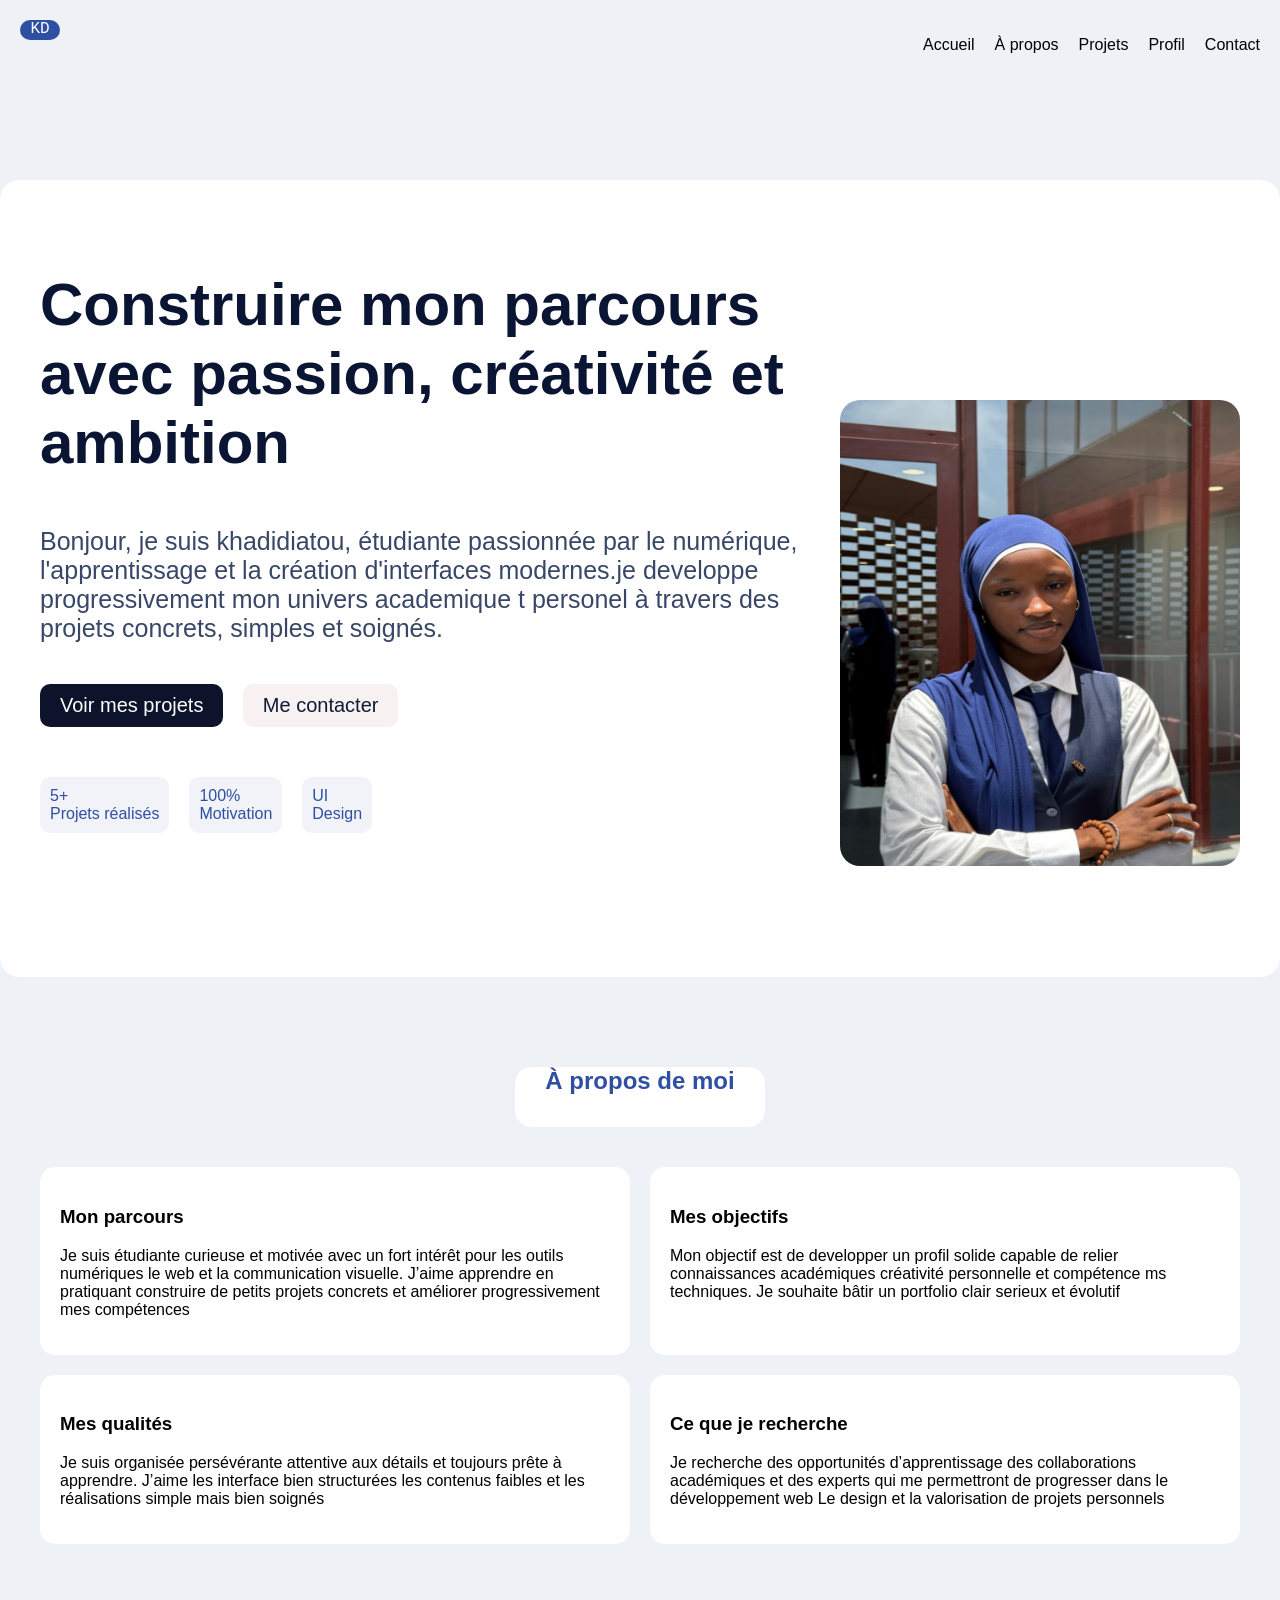
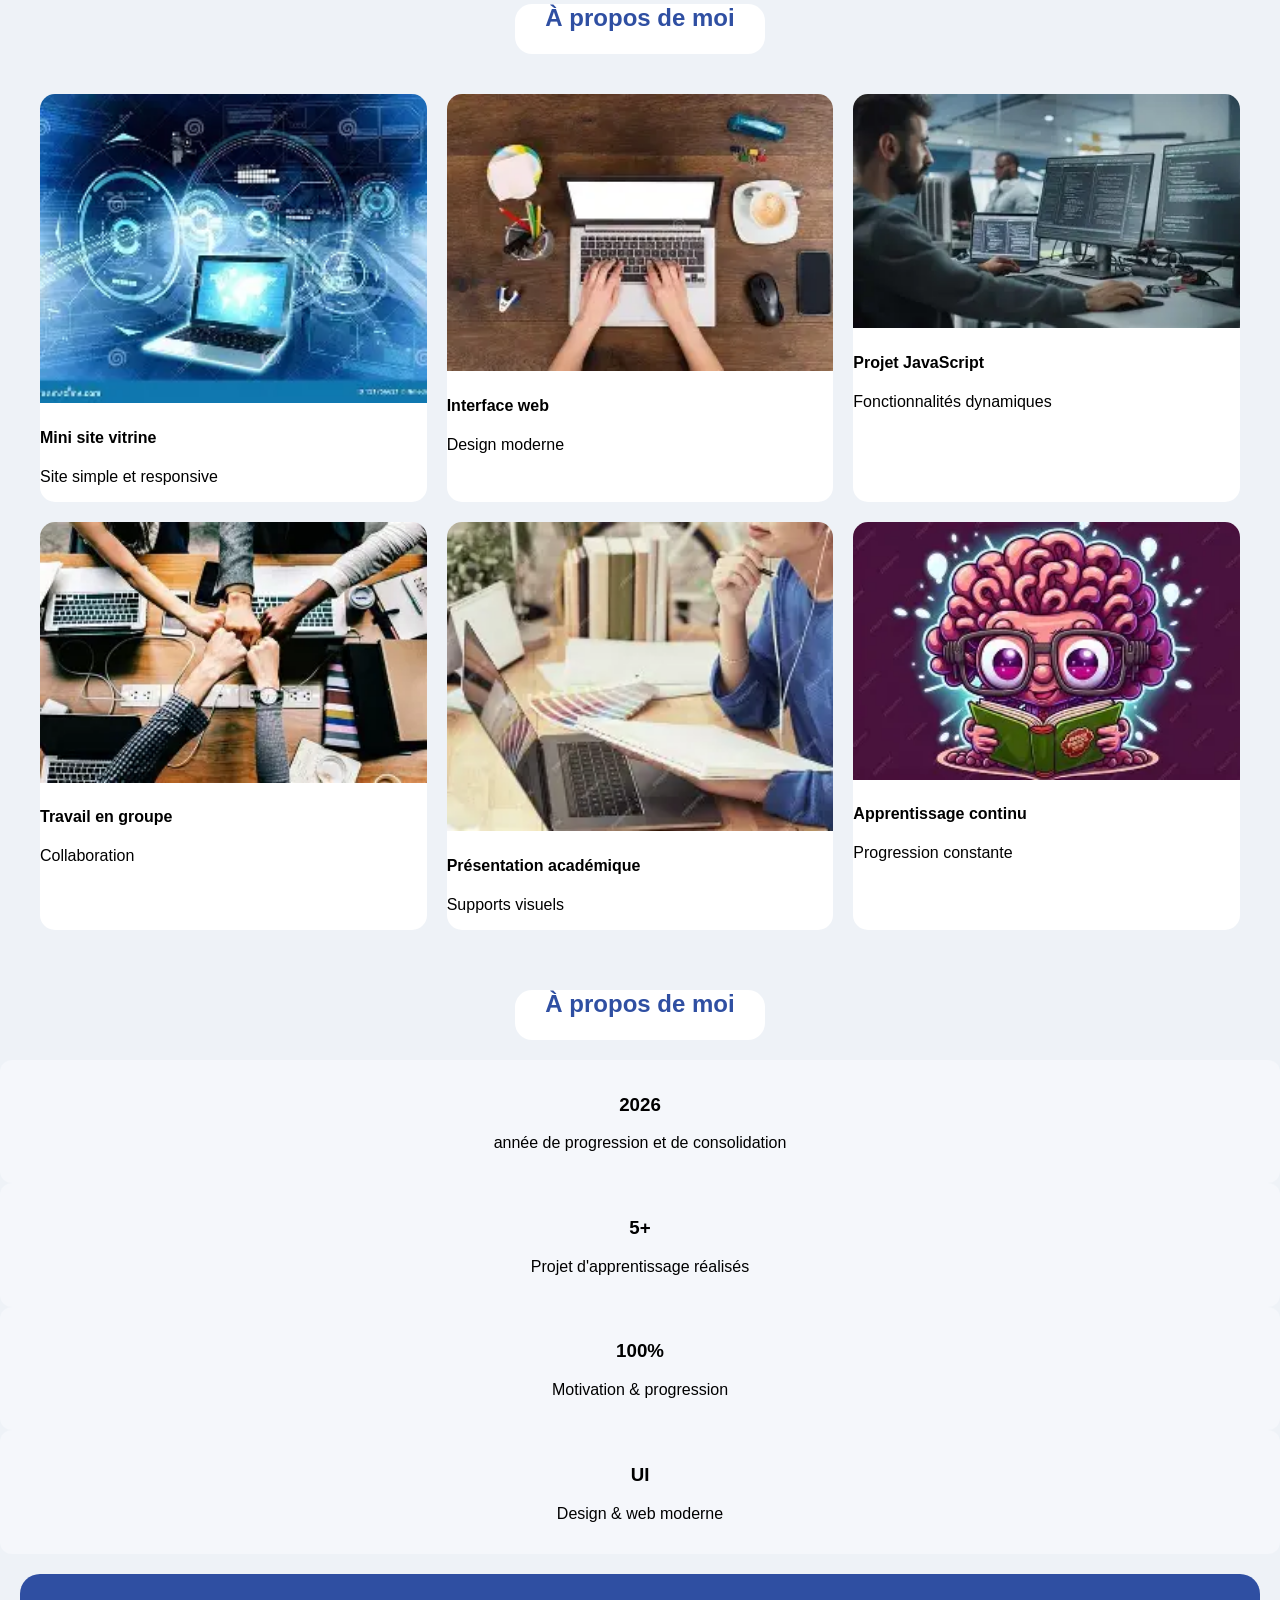
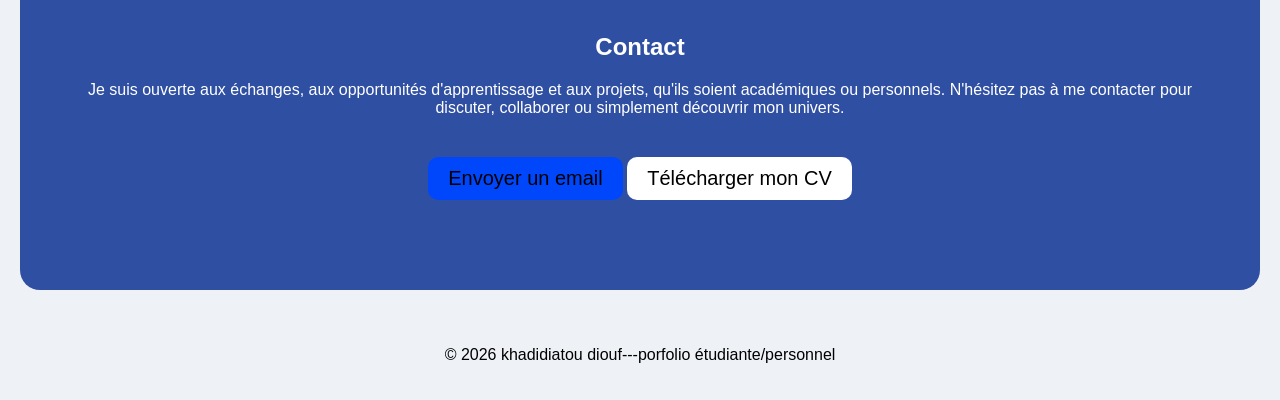
<file: index.html>
<!DOCTYPE html>
<html lang="fr">
<head>
    <meta charset="UTF-8">
    <title>Portfolio</title>
    <link rel="stylesheet" href="projet.css">
</head>
<body>

<!-- entete -->
<nav>
    <div class="logo">KD</div>
    <ul>
        <li>Accueil</li>
        <li>À propos</li>
        <li>Projets</li>
        <li>Profil</li>
        <li>Contact</li>
    </ul>
</nav>

<!-- ma photo  -->
<section class="hero">
    
    <div class="hero-text">
       <div class="H"> <h1>Construire mon parcours avec passion, créativité et ambition</h1></div>
       <DIV class="P"> <p>Bonjour, je suis khadidiatou, étudiante passionnée par le numérique, l'apprentissage et la création d'interfaces modernes.je developpe progressivement mon univers academique t personel à travers des projets concrets, simples et soignés.</p></DIV>

        <div class="buttons">
            <button class="btn-primary">Voir mes projets</button>
            <button class="btn-secondary">Me contacter</button>
        </div>

        <div class="stats">
            <div>5+<span><BR>Projets réalisés</BR></span></div>
            <div>100%<span><BR>Motivation</BR></span></div>
            <div>UI<span><BR>Design</BR></span></div>
        </div>
    </div>

    <div class="hero-img">
        <img src="WhatsApp Image 2026-04-21 at 22.51.48.jpeg" alt="photo">
      
    </div>
    
</section>

<!-- A PROPOS -->
 <div class="propos">
     <h2>À propos de moi</h2>
    </div>
 
<section class="apropos">
   

    <div class="grid">
        <div class="card">
            <h3>Mon parcours</h3>
            <p>Je suis étudiante curieuse et motivée avec un fort intérêt pour les outils numériques le web et la communication visuelle. J’aime apprendre en pratiquant construire de petits projets concrets et améliorer progressivement mes compétences</p>
        </div>

        <div class="card">
            <h3>Mes objectifs</h3>
            <p>Mon objectif est de developper un profil solide capable de relier connaissances académiques créativité personnelle et compétence ms techniques. Je souhaite bâtir un portfolio clair serieux et évolutif</p>
        </div>

        <div class="card">
            <h3>Mes qualités</h3>
            <p>Je suis organisée persévérante attentive aux détails et toujours prête à apprendre. J’aime les interface bien structurées les contenus faibles et les réalisations simple mais bien soignés</p>
        </div>

        <div class="card">
            <h3>Ce que je recherche</h3>
            <p>Je recherche des opportunités d’apprentissage des collaborations académiques et des experts qui me permettront de progresser dans le développement web Le design et la valorisation de projets personnels</p>
        </div>
    </div>
</section>


<!-- PROJETS -->
 <div class="msprojet">
     <h2>À propos de moi</h2>
    </div>
<section class="projets">
    

    <div class="grid-projets">
        <div class="projet">
            <img src="OIP (1).webp">
            <h4>Mini site vitrine</h4>
            <p>Site simple et responsive</p>
        </div>

        <div class="projet">
            <img src="OIP (2).webp">
            <h4>Interface web</h4>
            <p>Design moderne</p>
        </div>

        <div class="projet">
            <img src="OIP.webp">
            <h4>Projet JavaScript</h4>
            <p>Fonctionnalités dynamiques</p>
        </div>

        <div class="projet">
            <img src="télécharger (3).webp">
            <h4>Travail en groupe</h4>
            <p>Collaboration</p>
        </div>

        <div class="projet">
            <img src="télécharger.webp">
            <h4>Présentation académique</h4>
            <p>Supports visuels</p>
        </div>

        <div class="projet">
            <img src="OIP (4)jj.webp">
            <h4>Apprentissage continu</h4>
            <p>Progression constante</p>
        </div>
    </div>
</section>

<!-- PROFIL -->
  <div class="mnpro">
     <h2>À propos de moi</h2>
    </div>
<section class="profil">

     <div class="stat-box">
        <h3>2026</h3>
        <p>année de progression et de consolidation</p>
    </div>
   

    <div class="stat-box">
        <h3>5+</h3>
        <p>Projet d'apprentissage réalisés</p>                  
    </div>

    <div class="stat-box">
        <h3>100%</h3>
        <p>Motivation & progression</p>
    </div>

    <div class="stat-box">
        <h3>UI</h3>
        <p>Design & web moderne</p>
    </div>
</section>

<!-- CONTACT -->
<section class="contact">
    <h2>Contact</h2>
    <p>Je suis ouverte aux échanges, aux opportunités d'apprentissage et aux projets, qu'ils soient académiques ou personnels. N'hésitez pas à me contacter pour discuter, collaborer ou simplement découvrir mon univers. </p>

    <button class="btn-primary2">Envoyer un email</button>
    <button class="btn-secondary2">Télécharger mon CV</button>
</section>

<footer>
    <p>© 2026 khadidiatou diouf---porfolio étudiante/personnel</p>
</footer>

</body>
</html>
</file>
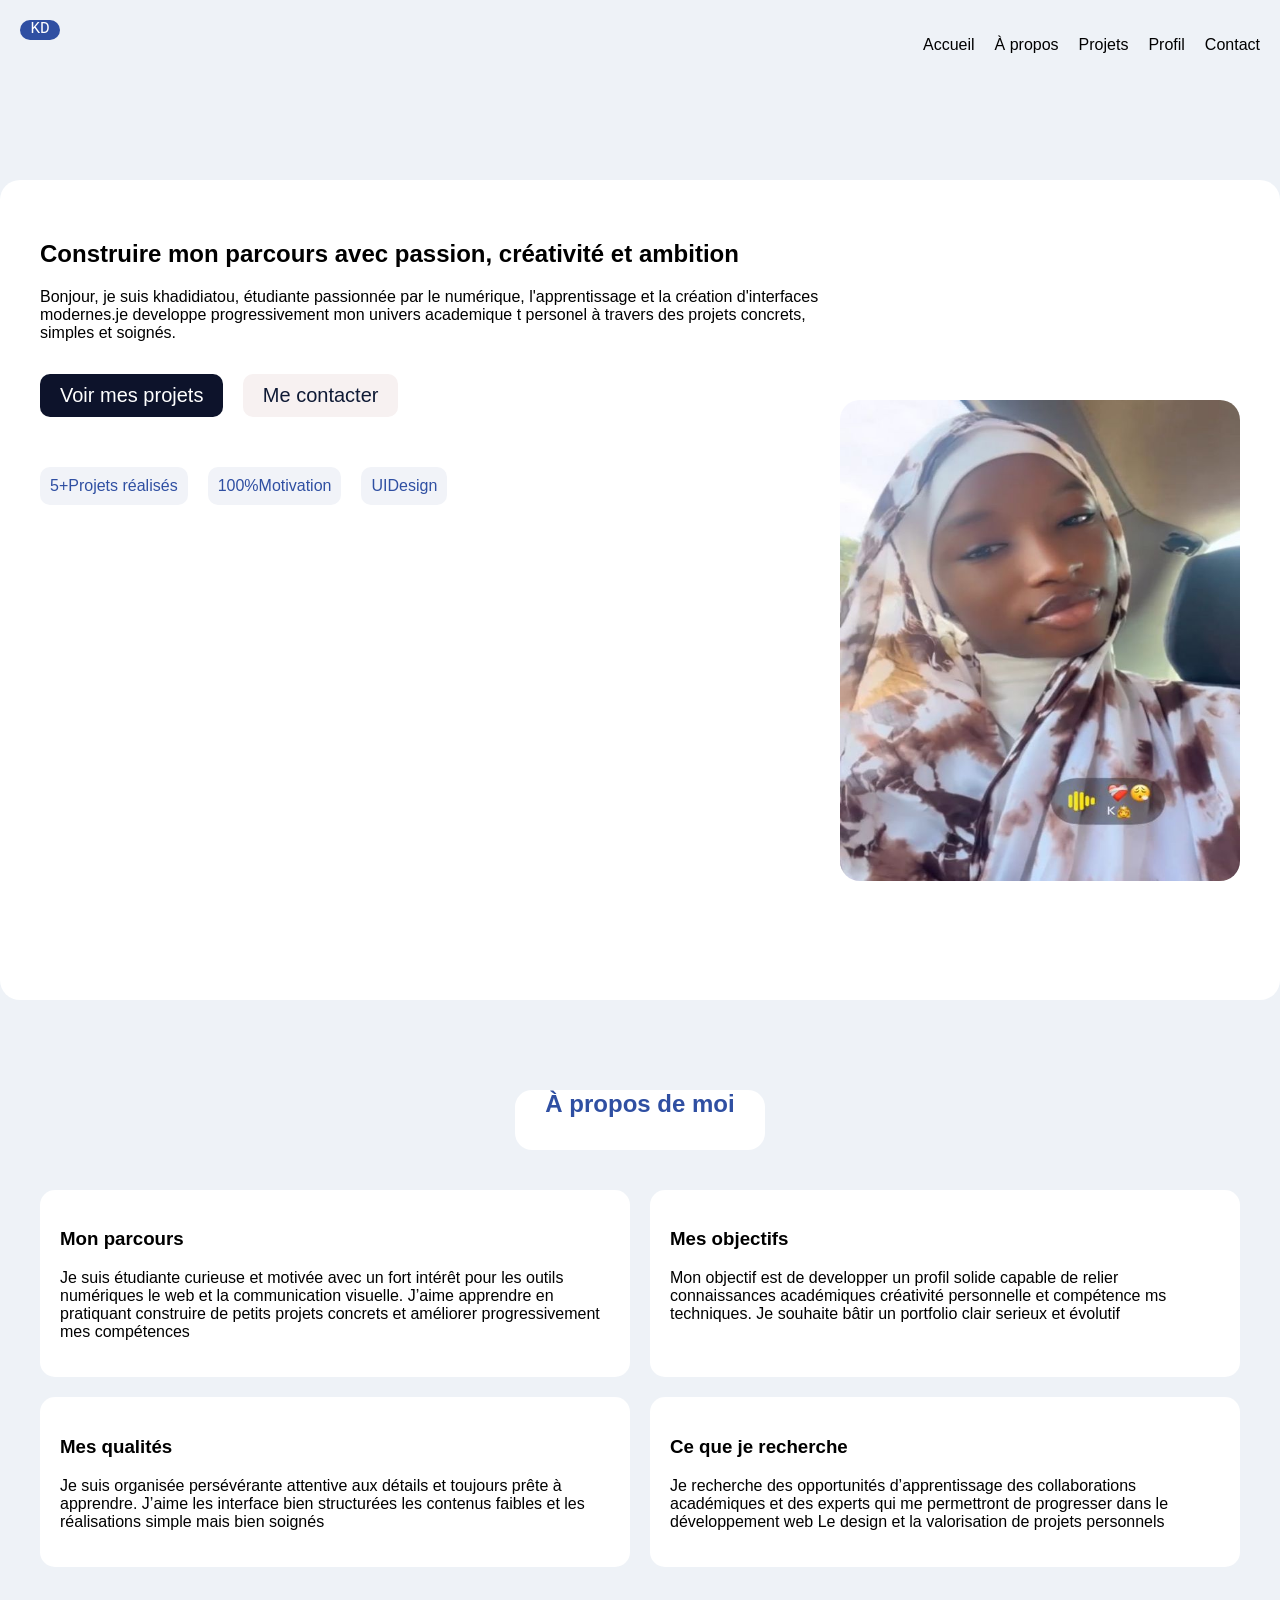
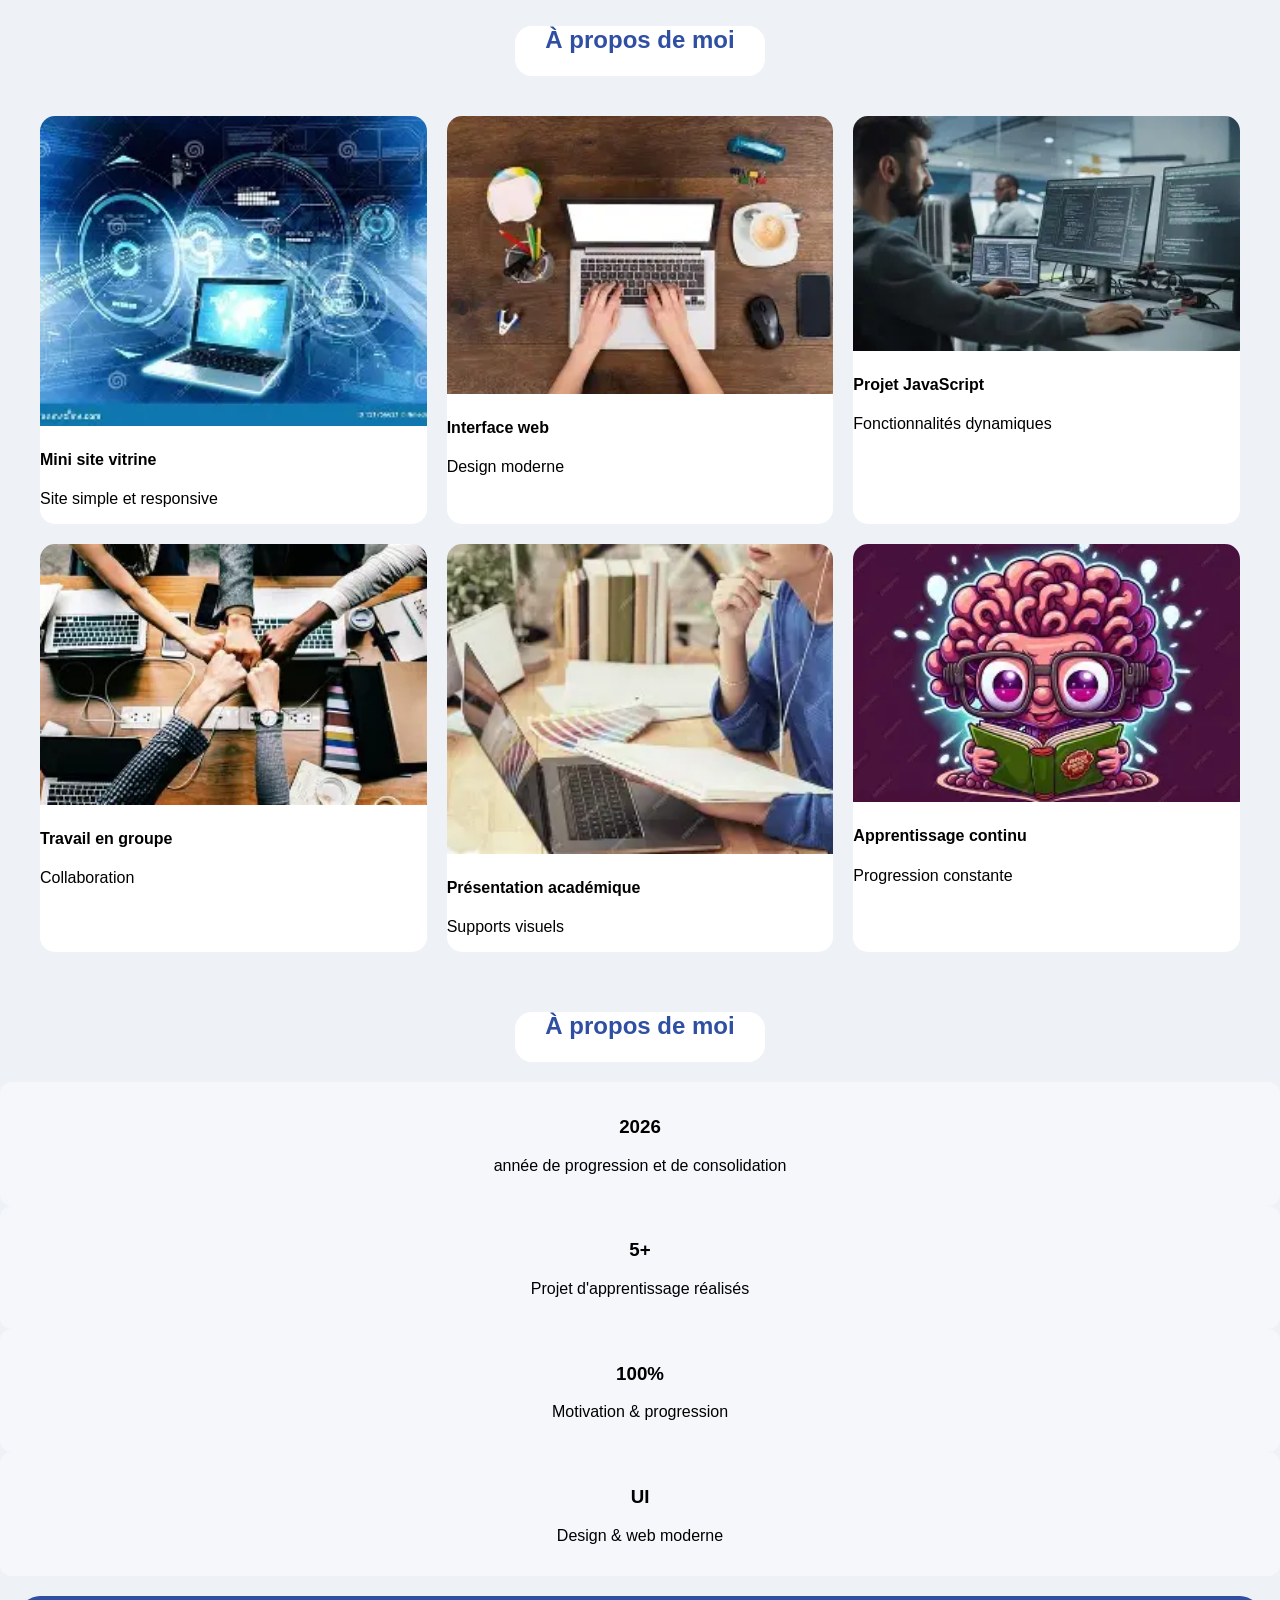
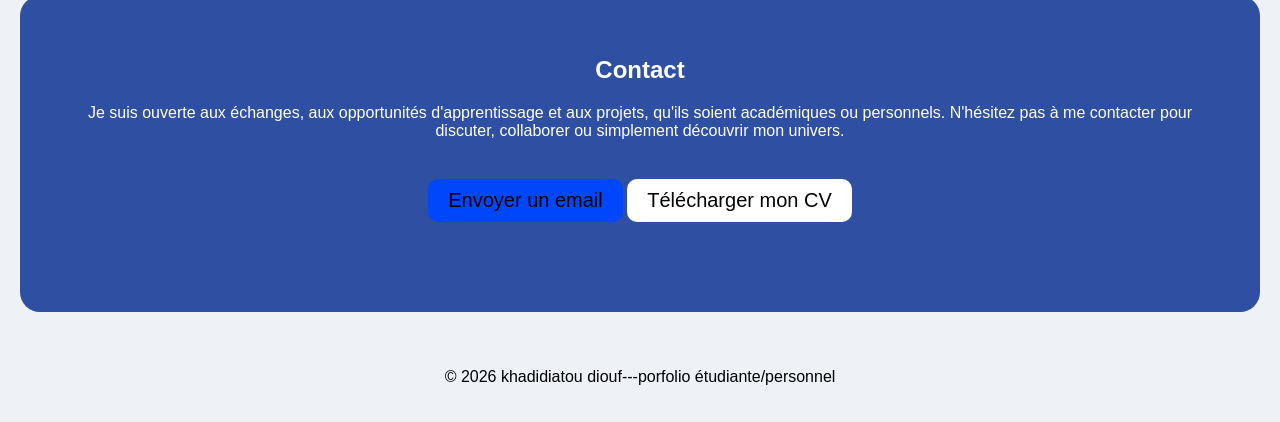
<file: projret.html>
<!DOCTYPE html>
<html lang="fr">
<head>
    <meta charset="UTF-8">
    <title>Portfolio</title>
    <link rel="stylesheet" href="projet.css">
</head>
<body>

<!-- NAVBAR -->
<nav>
    <div class="logo">KD</div>
    <ul>
        <li>Accueil</li>
        <li>À propos</li>
        <li>Projets</li>
        <li>Profil</li>
        <li>Contact</li>
    </ul>
</nav>

<!-- HERO -->
<section class="hero">
    <div class="hero-text">
        <h1>Construire mon parcours avec passion, créativité et ambition</h1>
        <p>Bonjour, je suis khadidiatou, étudiante passionnée par le numérique, l'apprentissage et la création d'interfaces modernes.je developpe progressivement mon univers academique t personel à travers des projets concrets, simples et soignés.</p>

        <div class="buttons">
            <button class="btn-primary">Voir mes projets</button>
            <button class="btn-secondary">Me contacter</button>
        </div>

        <div class="stats">
            <div>5+<span>Projets réalisés</span></div>
            <div>100%<span>Motivation</span></div>
            <div>UI<span>Design</span></div>
        </div>
    </div>

    <div class="hero-img">
        <img src="WhatsApp Image 2026-04-16 at 21.13.25 OG.jpeg" alt="photo">
    </div>
</section>

<!-- A PROPOS -->
 <div class="propos">
     <h2>À propos de moi</h2>
    </div>
 
<section class="apropos">
   

    <div class="grid">
        <div class="card">
            <h3>Mon parcours</h3>
            <p>Je suis étudiante curieuse et motivée avec un fort intérêt pour les outils numériques le web et la communication visuelle. J’aime apprendre en pratiquant construire de petits projets concrets et améliorer progressivement mes compétences</p>
        </div>

        <div class="card">
            <h3>Mes objectifs</h3>
            <p>Mon objectif est de developper un profil solide capable de relier connaissances académiques créativité personnelle et compétence ms techniques. Je souhaite bâtir un portfolio clair serieux et évolutif</p>
        </div>

        <div class="card">
            <h3>Mes qualités</h3>
            <p>Je suis organisée persévérante attentive aux détails et toujours prête à apprendre. J’aime les interface bien structurées les contenus faibles et les réalisations simple mais bien soignés</p>
        </div>

        <div class="card">
            <h3>Ce que je recherche</h3>
            <p>Je recherche des opportunités d’apprentissage des collaborations académiques et des experts qui me permettront de progresser dans le développement web Le design et la valorisation de projets personnels</p>
        </div>
    </div>
</section>


<!-- PROJETS -->
 <div class="msprojet">
     <h2>À propos de moi</h2>
    </div>
<section class="projets">
    

    <div class="grid-projets">
        <div class="projet">
            <img src="OIP (1).webp">
            <h4>Mini site vitrine</h4>
            <p>Site simple et responsive</p>
        </div>

        <div class="projet">
            <img src="OIP (2).webp">
            <h4>Interface web</h4>
            <p>Design moderne</p>
        </div>

        <div class="projet">
            <img src="OIP.webp">
            <h4>Projet JavaScript</h4>
            <p>Fonctionnalités dynamiques</p>
        </div>

        <div class="projet">
            <img src="télécharger (3).webp">
            <h4>Travail en groupe</h4>
            <p>Collaboration</p>
        </div>

        <div class="projet">
            <img src="télécharger.webp">
            <h4>Présentation académique</h4>
            <p>Supports visuels</p>
        </div>

        <div class="projet">
            <img src="OIP (4)jj.webp">
            <h4>Apprentissage continu</h4>
            <p>Progression constante</p>
        </div>
    </div>
</section>

<!-- PROFIL -->
  <div class="mnpro">
     <h2>À propos de moi</h2>
    </div>
<section class="profil">

     <div class="stat-box">
        <h3>2026</h3>
        <p>année de progression et de consolidation</p>
    </div>
   

    <div class="stat-box">
        <h3>5+</h3>
        <p>Projet d'apprentissage réalisés</p>                  
    </div>

    <div class="stat-box">
        <h3>100%</h3>
        <p>Motivation & progression</p>
    </div>

    <div class="stat-box">
        <h3>UI</h3>
        <p>Design & web moderne</p>
    </div>
</section>

<!-- CONTACT -->
<section class="contact">
    <h2>Contact</h2>
    <p>Je suis ouverte aux échanges, aux opportunités d'apprentissage et aux projets, qu'ils soient académiques ou personnels. N'hésitez pas à me contacter pour discuter, collaborer ou simplement découvrir mon univers. </p>

    <button class="btn-primary2">Envoyer un email</button>
    <button class="btn-secondary2">Télécharger mon CV</button>
</section>

<footer>
    <p>© 2026 khadidiatou diouf---porfolio étudiante/personnel</p>
</footer>

</body>
</html>
</file>
<file: projet.css>
body {
    font-family: Arial;
    margin: 0;
    background: #eef2f7;
}

/* NAV */
nav {
    display: flex;
    justify-content: space-between;
    padding: 20px;
}

nav ul {
    display: flex;
    gap: 20px;
    list-style: none;
}
.logo{
    background-color: #2f4fa2;
    font-family: 'Courier New', Courier, monospace;
    width: 40px;
    border-radius: 10px;
    height: 20px;
    color: white;
    text-align: center;
}

/* HERO */
.hero {
    display: flex;
    justify-content: space-between;
    padding: 40px;
    background: rgb(255, 255, 255);
    border-radius: 20px;
    margin: 90px auto; 
}
.H{
    font-size: 40px;
    color: #0a1533;
}
.P{
    font-size: 25px;
    color: #384668;
}

.hero img {
    width: 400px;
    border-radius: 20px;
    height: 65%;
    justify-items: center;
    align-items: center;
    position: relative;
    margin-top: 45%;
}



button {
    padding: 10px 20px;
    border-radius: 10px;
    border: none;
    cursor: pointer;
    margin: 50px auto;
    font-size: 20px;
    margin-top: 2%;
}

.btn-primary {
    background: #0d132b;
    color: white;
}
.CR{
    background-color: rgb(255, 255, 255);
    width: 60%;
    position: relative;;
    top: 225px;
    left: px;
    padding: 10px;
}
.btn-secondary {
    background: rgb(247, 241, 241);
    color: #0f1a35;
    margin-left: 15px;
}

/* STATS */
.stats {
    display: flex;
    gap: 20px;
    margin-top: 0%;
}

.stats div {
    background: #f1f3f8;
    padding: 10px;
    border-radius: 10px;
    color: #2f4fa2;
    align-items: center;
    justify-content: center;
    
}

/* A PROPOS */
.apropos {
    padding: 40px;
    color: #000000;
    
}
.propos{
    background-color: white;
    text-align: center;
    margin-top: 50px;
    width: 250px;
    height: 60px;
    justify-content: center;
    margin: auto;
    border-radius: 17PX;
    color: #2f4fa2;
}

.grid {
    display: grid;
    grid-template-columns: repeat(2, 1fr);
    gap: 20px;
}

.card {
    background: white;
    padding: 20px;
    border-radius: 15px;
}

/* PROJETS */
.grid-projets {
    display: grid;
    grid-template-columns: repeat(3, 1fr);
    gap: 20px;
    padding: 40px;
}
.msprojet{
    background-color: white;
    text-align: center;
    margin-top: 50px;
    width: 250px;
    height: 50px;
    justify-content: center;
    margin: auto;
    border-radius: 17PX;
    color: #2f4fa2;
}
.projet {
    background: white;
    border-radius: 15px;
    overflow: hidden;
}
.btn-secondary2{
    background-color: white;
}
.btn-primary2{
    background-color: #0047fc;
}

.projet img {
    width: 100%;
}

/* CONTACT */
.contact {
    background: #2f4fa2;
    color: white;
    text-align: center;
    padding: 40px;
    margin: 20px;
    border-radius: 20px;
}

/* FOOTER */
footer {
    text-align: center;
    padding: 20px;
}
.mnpro{
    background-color: white;
    text-align: center;
    margin-top: 50px;
    width: 250px;
    height: 50px;
    justify-content: center;
    margin: 20px auto;
    border-radius: 17PX;
    color: #2f4fa2;
}
.pr {
    display: flex;
    gap: 15px;
    margin-top: 20px;
}
.stat-box {
    background: #f5f7fb;
    padding: 15px 20px;
    border-radius: 12px;
    text-align: center;
    min-width: 120px;
    
}
</file>
